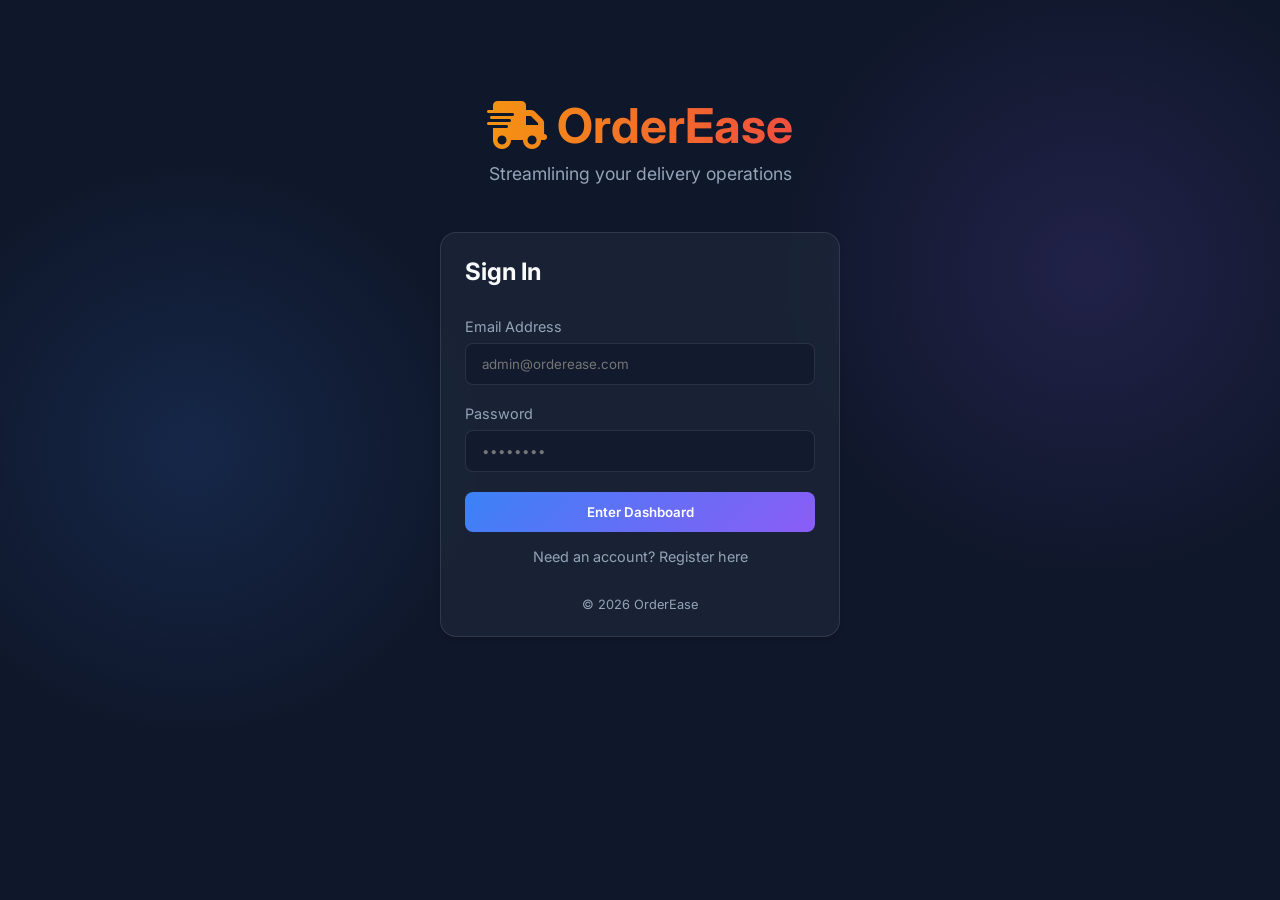
<file: index.html>
<!DOCTYPE html>
<html lang="en">

<head>
    <meta charset="UTF-8">
    <meta name="viewport" content="width=device-width, initial-scale=1.0">
    <title>OrderEase | Login</title>
    <link href="https://fonts.googleapis.com/css2?family=Inter:wght@300;400;500;600;700&display=swap" rel="stylesheet">
    <link rel="stylesheet" href="styles.css">
    <link rel="stylesheet" href="https://cdnjs.cloudflare.com/ajax/libs/font-awesome/6.4.0/css/all.min.css">
    <link rel="icon" href="data:,">
    <style>
        .auth-container {
            max-width: 400px;
            margin: 4rem auto;
        }

        .auth-toggle {
            text-align: center;
            margin-top: 1rem;
            color: var(--text-secondary);
            font-size: 0.9rem;
            cursor: pointer;
        }

        .auth-toggle:hover {
            color: var(--text-primary);
            text-decoration: underline;
        }
    </style>
</head>

<body>
    <div class="container auth-container">
        <header>
            <h1><i class="fa-solid fa-truck-fast"></i> OrderEase</h1>
            <p>Streamlining your delivery operations</p>
        </header>

        <div class="glass-panel" id="authPanel">
            <h2 id="authTitle" style="margin-bottom: 2rem; font-weight: 700;">Sign In</h2>
            <form id="authForm">
                <div class="form-group">
                    <label>Email Address</label>
                    <input type="email" id="email" class="form-input" placeholder="admin@orderease.com" required>
                </div>
                <div class="form-group">
                    <label>Password</label>
                    <input type="password" id="password" class="form-input" placeholder="••••••••" required>
                </div>
                <div id="registerFields" style="display: none;">
                    <div class="form-group">
                        <label>Full Name</label>
                        <input type="text" id="name" class="form-input" placeholder="John Doe">
                    </div>
                </div>
                <button type="submit" class="btn btn-primary" id="authBtn">Enter Dashboard</button>
            </form>
            <p class="auth-toggle" id="toggleAuth">Need an account? Register here</p>
            <p style="margin-top: 2rem; font-size: 0.8rem; color: var(--text-secondary); text-align: center;">
                &copy; 2026 OrderEase
            </p>
        </div>

    </div>
    <script type="module" src="login.js"></script>
</body>

</html>
</file>
<file: styles.css>
:root {
    --bg-color: #0f172a;
    --card-bg: rgba(30, 41, 59, 0.7);
    --border-color: rgba(255, 255, 255, 0.1);
    --primary: #3b82f6;
    --secondary: #8b5cf6;
    --text-primary: #f8fafc;
    --text-secondary: #94a3b8;
    --success: #10b981;
    --warning: #f59e0b;
    --danger: #ef4444;
}

* {
    margin: 0;
    padding: 0;
    box-sizing: border-box;
}

body {
    font-family: 'Inter', sans-serif;
    background-color: var(--bg-color);
    color: var(--text-primary);
    min-height: 100vh;
    padding: 2rem;
    background-image: radial-gradient(circle at 15% 50%, rgba(59, 130, 246, 0.15), transparent 25%),
                      radial-gradient(circle at 85% 30%, rgba(139, 92, 246, 0.15), transparent 25%);
}

.container {
    max-width: 1400px;
    margin: 0 auto;
}

header {
    text-align: center;
    margin-bottom: 3rem;
    animation: fadeIn 1s ease-in;
}

/* OrderEase Theme Updates */
header h1 {
    font-size: 3rem;
    font-weight: 700;
    background: linear-gradient(to right, #f59e0b, #ef4444);
    -webkit-background-clip: text;
    background-clip: text;
    -webkit-text-fill-color: transparent;
    margin-bottom: 0.5rem;
}

/* Menu Grid */
.menu-grid {
    display: grid;
    grid-template-columns: repeat(auto-fill, minmax(280px, 1fr));
    gap: 1.5rem;
    margin-top: 1rem;
}

.menu-card {
    background: var(--card-bg);
    border: 1px solid var(--border-color);
    border-radius: 16px;
    overflow: hidden;
    transition: all 0.3s ease;
}

.menu-card:hover { transform: translateY(-5px); }

.menu-img {
    width: 100%;
    height: 180px;
    object-fit: cover;
}

.menu-info { padding: 1.25rem; }

.menu-cat {
    font-size: 0.7rem;
    text-transform: uppercase;
    color: var(--warning);
    letter-spacing: 1px;
    margin-bottom: 0.5rem;
}

.menu-name { font-size: 1.1rem; font-weight: 600; margin-bottom: 0.5rem; }
.menu-desc { font-size: 0.85rem; color: var(--text-secondary); margin-bottom: 1rem; line-height: 1.4; }

.menu-footer {
    display: flex;
    justify-content: space-between;
    align-items: center;
}

.menu-price { font-weight: 700; font-size: 1.2rem; color: var(--text-primary); }

/* Category Tabs */
.tabs {
    display: flex;
    gap: 0.5rem;
    margin-bottom: 2rem;
    overflow-x: auto;
    padding-bottom: 0.5rem;
}

.tab {
    padding: 0.6rem 1.2rem;
    background: rgba(255, 255, 255, 0.05);
    border: 1px solid var(--border-color);
    border-radius: 999px;
    cursor: pointer;
    white-space: nowrap;
    transition: all 0.3s;
}

.tab.active { background: var(--warning); color: #000; border-color: var(--warning); }

/* Shopping Cart */
.cart-panel {
    position: sticky;
    top: 2rem;
}

.cart-item {
    display: flex;
    justify-content: space-between;
    align-items: center;
    padding: 1rem 0;
    border-bottom: 1px solid var(--border-color);
}

.cart-item-info h5 { margin: 0; font-size: 0.95rem; }
.cart-item-info span { font-size: 0.8rem; color: var(--text-secondary); }

.cart-qty {
    display: flex;
    align-items: center;
    gap: 0.75rem;
    background: rgba(0,0,0,0.2);
    padding: 0.25rem 0.5rem;
    border-radius: 6px;
}

.cart-total-row {
    display: flex;
    justify-content: space-between;
    margin-top: 1.5rem;
    font-weight: 700;
    font-size: 1.2rem;
}

/* Form Styles for Admin Menu Manager */
.admin-menu-list {
    margin-top: 2rem;
}

.admin-menu-item {
    display: flex;
    align-items: center;
    gap: 1rem;
    background: rgba(255,255,255,0.03);
    padding: 1rem;
    border-radius: 12px;
    margin-bottom: 1rem;
}

.admin-menu-item img { width: 60px; height: 60px; border-radius: 8px; object-fit:cover; }


header p {
    color: var(--text-secondary);
    font-size: 1.1rem;
}

.main-grid {
    display: grid;
    grid-template-columns: 350px 1fr;
    gap: 2rem;
}

.glass-panel {
    background: var(--card-bg);
    backdrop-filter: blur(12px);
    border: 1px solid var(--border-color);
    border-radius: 16px;
    padding: 1.5rem;
    box-shadow: 0 4px 6px -1px rgba(0, 0, 0, 0.1), 0 2px 4px -2px rgba(0, 0, 0, 0.1);
    transition: transform 0.3s ease, box-shadow 0.3s ease;
}

.glass-panel:hover {
    transform: translateY(-2px);
    box-shadow: 0 10px 15px -3px rgba(0, 0, 0, 0.2);
}

.panel-header {
    font-size: 1.25rem;
    font-weight: 600;
    margin-bottom: 1.5rem;
    display: flex;
    align-items: center;
    gap: 0.5rem;
    border-bottom: 1px solid var(--border-color);
    padding-bottom: 1rem;
}

.form-group {
    margin-bottom: 1.25rem;
}

.form-group label {
    display: block;
    margin-bottom: 0.5rem;
    color: var(--text-secondary);
    font-size: 0.9rem;
}

.form-input {
    width: 100%;
    background: rgba(15, 23, 42, 0.6);
    border: 1px solid var(--border-color);
    color: var(--text-primary);
    padding: 0.75rem 1rem;
    border-radius: 8px;
    font-family: inherit;
    transition: all 0.3s ease;
}

.form-input:focus {
    outline: none;
    border-color: var(--primary);
    box-shadow: 0 0 0 2px rgba(59, 130, 246, 0.2);
}

.btn {
    width: 100%;
    padding: 0.75rem 1.5rem;
    border-radius: 8px;
    border: none;
    font-weight: 600;
    cursor: pointer;
    font-family: inherit;
    transition: all 0.3s ease;
    display: flex;
    justify-content: center;
    align-items: center;
    gap: 0.5rem;
}

.btn-primary {
    background: linear-gradient(135deg, var(--primary), var(--secondary));
    color: white;
}

.btn-primary:hover {
    opacity: 0.9;
    transform: translateY(-1px);
}

.btn-secondary {
    background: transparent;
    border: 1px solid var(--border-color);
    color: var(--text-primary);
    margin-top: 1rem;
}

.btn-secondary:hover {
    background: rgba(255, 255, 255, 0.05);
}

.kanban-board {
    display: grid;
    grid-template-columns: repeat(4, 1fr);
    gap: 1.5rem;
}

.kanban-col h3 {
    font-size: 1.1rem;
    margin-bottom: 1rem;
    display: flex;
    justify-content: space-between;
    align-items: center;
}

.badge {
    background: rgba(255, 255, 255, 0.1);
    padding: 0.25rem 0.5rem;
    border-radius: 999px;
    font-size: 0.8rem;
}

.order-card {
    background: rgba(15, 23, 42, 0.8);
    border: 1px solid var(--border-color);
    border-radius: 10px;
    padding: 1rem;
    margin-bottom: 1rem;
    animation: slideIn 0.3s ease-out;
    position: relative;
    overflow: hidden;
}

.order-card::before {
    content: '';
    position: absolute;
    top: 0;
    left: 0;
    width: 4px;
    height: 100%;
}

.order-card.priority-3::before { background-color: var(--danger); } /* VIP */
.order-card.priority-2::before { background-color: var(--warning); } /* Urgent */
.order-card.priority-1::before { background-color: var(--primary); } /* Regular */

.order-header {
    display: flex;
    justify-content: space-between;
    margin-bottom: 0.5rem;
    font-size: 0.9rem;
}

.order-id { color: var(--text-secondary); font-family: monospace; }

.priority-tag {
    font-size: 0.75rem;
    padding: 0.1rem 0.4rem;
    border-radius: 4px;
    font-weight: 600;
}

.tag-vip { background: rgba(239, 68, 68, 0.2); color: var(--danger); }
.tag-urgent { background: rgba(245, 158, 11, 0.2); color: var(--warning); }
.tag-regular { background: rgba(59, 130, 246, 0.2); color: var(--primary); }

.customer-name { font-weight: 600; margin-bottom: 0.5rem; }

.order-items {
    font-size: 0.85rem;
    color: var(--text-secondary);
    margin-bottom: 1rem;
    line-height: 1.4;
}

.order-actions {
    display: flex;
    gap: 0.5rem;
}

.btn-small {
    padding: 0.4rem 0.8rem;
    font-size: 0.8rem;
    border-radius: 6px;
    border: none;
    cursor: pointer;
    flex: 1;
    transition: all 0.2s;
}

.btn-process { background: rgba(16, 185, 129, 0.2); color: var(--success); }
.btn-process:hover { background: rgba(16, 185, 129, 0.3); }

.btn-cancel { background: rgba(239, 68, 68, 0.2); color: var(--danger); }
.btn-cancel:hover { background: rgba(239, 68, 68, 0.3); }

.btn-cancel-only { background: rgba(239, 68, 68, 0.2); color: var(--danger); width: 100%; border:none; cursor: pointer; padding: 0.4rem; border-radius: 6px; margin-top:0.5rem;}
.btn-cancel-only:hover { background: rgba(239, 68, 68, 0.3); }

@keyframes fadeIn {
    from { opacity: 0; transform: translateY(-20px); }
    to { opacity: 1; transform: translateY(0); }
}

@keyframes slideIn {
    from { opacity: 0; transform: translateX(-10px); }
    to { opacity: 1; transform: translateX(0); }
}

.metrics-container {
    display: flex;
    gap: 1rem;
    margin-bottom: 2rem;
}

.metric-card {
    flex: 1;
    display: flex;
    align-items: center;
    gap: 1rem;
}

.metric-icon {
    width: 48px;
    height: 48px;
    border-radius: 12px;
    background: rgba(255, 255, 255, 0.05);
    display: flex;
    justify-content: center;
    align-items: center;
    font-size: 1.5rem;
    color: var(--primary);
}

.metric-data h4 {
    font-size: 0.9rem;
    color: var(--text-secondary);
    font-weight: 400;
}

.metric-data .value {
    font-size: 1.5rem;
    font-weight: 700;
}

@media (max-width: 1024px) {
    .kanban-board {
        grid-template-columns: repeat(2, 1fr);
    }
}

@media (max-width: 1024px) {
    header {
        flex-wrap: wrap;
        gap: 1rem;
    }
    header > div:last-child {
        width: 100%;
        justify-content: flex-start;
        flex-wrap: wrap;
        gap: 0.75rem;
    }
    header > div:last-child .btn {
        flex: 1 1 auto;
        min-width: 140px;
    }
    .main-grid {
        grid-template-columns: 1fr;
    }
    .kanban-board {
        grid-template-columns: repeat(2, 1fr);
    }
    .metrics-container {
        flex-direction: column;
    }
}

@media (max-width: 768px) {
    body {
        padding: 1rem;
    }
    header {
        flex-direction: column;
        align-items: stretch;
    }
    header > div:last-child {
        justify-content: stretch;
    }
    header > div:last-child .btn {
        width: 100%;
    }
    header h1 {
        font-size: 2rem;
    }
    .tabs {
        gap: 0.5rem;
        margin-bottom: 1rem;
    }
    .menu-grid {
        grid-template-columns: 1fr;
    }
    .cart-panel {
        position: static;
        top: auto;
    }
    .glass-panel {
        padding: 1.25rem;
    }
    .kanban-board {
        grid-template-columns: 1fr;
    }
    .metric-card {
        width: 100%;
    }
    .admin-menu-item {
        flex-direction: column;
        align-items: stretch;
    }
    .admin-menu-item img {
        width: 100%;
        height: auto;
    }
}
</file>
